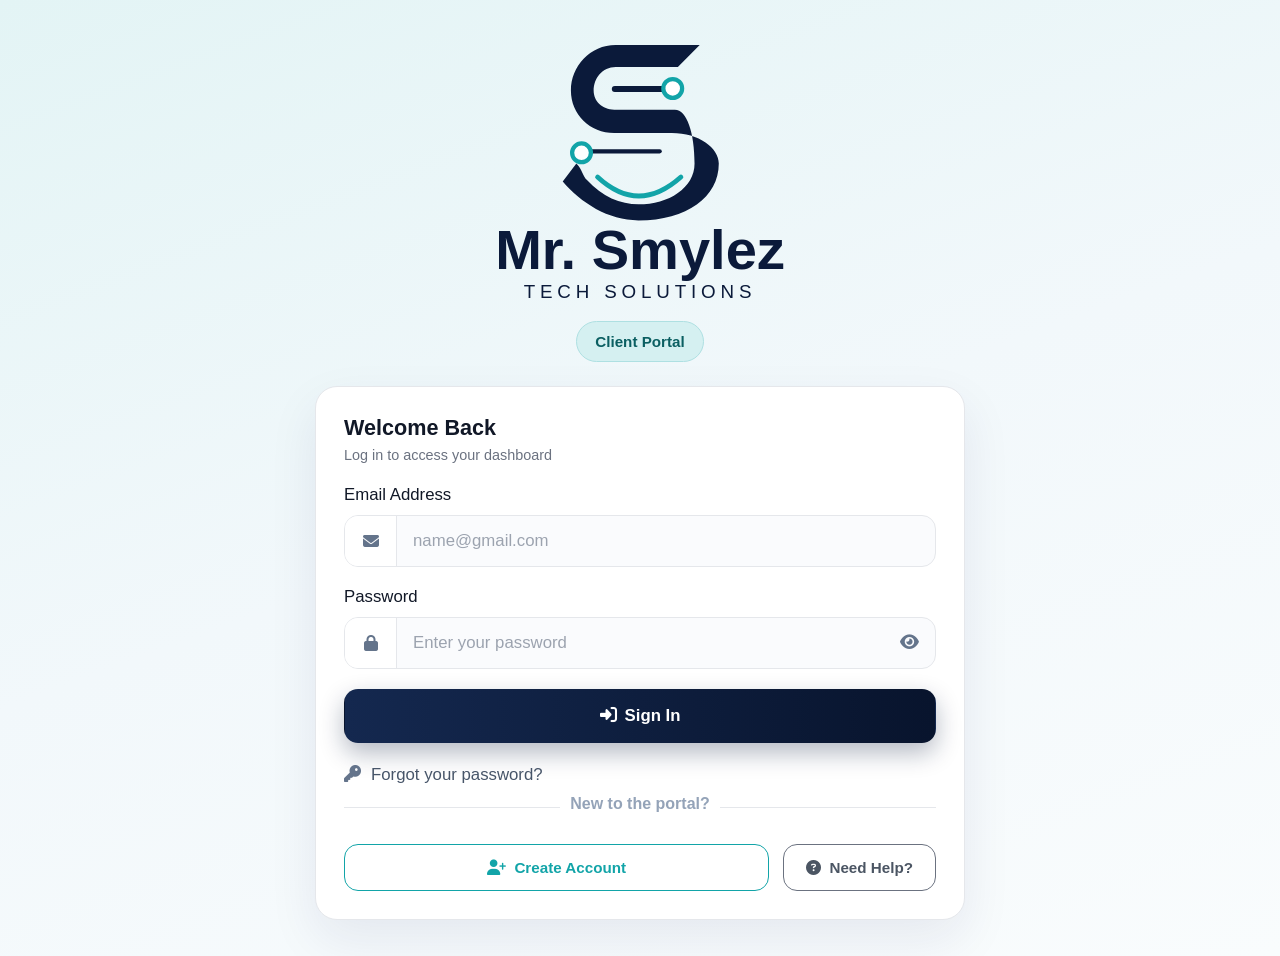
<file: index.html>
<!DOCTYPE html>
<html lang="en">
<head>
  <meta charset="UTF-8">
  <meta name="viewport" content="width=device-width, initial-scale=1.0">
  <title>Login | Mr. Smylez Tech Solutions</title>
  <link rel="stylesheet" href="https://cdnjs.cloudflare.com/ajax/libs/font-awesome/6.5.1/css/all.min.css">
  <link rel="stylesheet" href="style.css">
</head>
<body>

  <header class="brand">
    <div class="logo">
      <img src="logo.svg" alt="Mr. Smylez Tech Solutions logo">
    </div>
    <h1>Mr.SMYLEZ TECH SOLUTIONS</h1>
    <span class="badge">Client Portal</span>
  </header>

  <main class="card">
    <h2>Welcome Back</h2>
    <p class="sub">Log in to access your dashboard</p>

    <form action="#" method="post">
      <div class="field">
        <label for="email">Email Address</label>
        <div class="input-group">
          <span class="icon"><i class="fa-solid fa-envelope"></i></span>
          <input type="email" id="email" name="email" placeholder="name@gmail.com" required>
        </div>
      </div>

      <div class="field">
        <label for="password">Password</label>
        <div class="input-group">
          <span class="icon"><i class="fa-solid fa-lock"></i></span>
          <input type="password" id="password" name="password" placeholder="Enter your password" required>
          <button type="button" class="toggle-eye" id="toggleEye" aria-label="Show password">
            <i class="fa-solid fa-eye"></i>
          </button>
        </div>
      </div>

      <button type="submit" class="btn btn-primary">
        <i class="fa-solid fa-right-to-bracket"></i> Sign In
      </button>
    </form>

    <a href="#" class="forgot"><i class="fa-solid fa-key"></i> Forgot your password?</a>

    <div class="divider"><span>New to the portal?</span></div>

    <div class="actions">
      <!-- This link opens the create account page -->
      <a href="create-account.html" class="btn btn-outline-blue">
        <i class="fa-solid fa-user-plus"></i> Create Account
      </a>
      <a href="#" class="btn btn-outline-gray">
        <i class="fa-solid fa-circle-question"></i> Need Help?
      </a>
    </div>
  </main>

  <!-- Optional: show/hide password -->
  <script>
    const eye = document.getElementById('toggleEye');
    const pw = document.getElementById('password');
    eye.addEventListener('click', () => {
      const show = pw.type === 'password';
      pw.type = show ? 'text' : 'password';
      eye.innerHTML = show
        ? '<i class="fa-solid fa-eye-slash"></i>'
        : '<i class="fa-solid fa-eye"></i>';
    });
  </script>
</body>
</html>
</file>
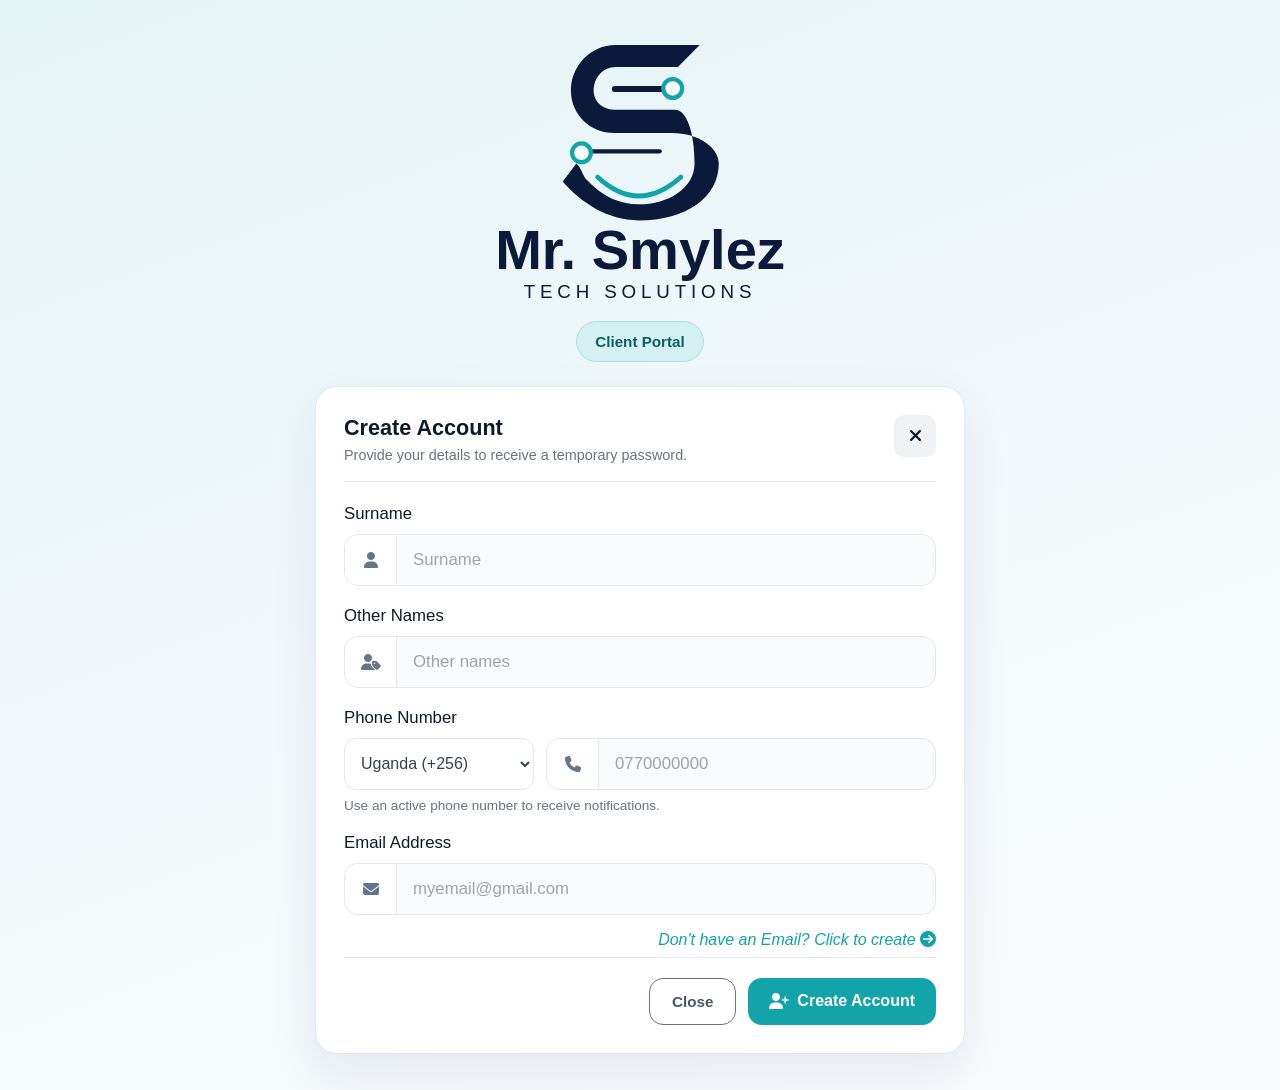
<file: create-account.html>
<!DOCTYPE html>
<html lang="en">
<head>
  <meta charset="UTF-8">
  <meta name="viewport" content="width=device-width, initial-scale=1.0">
  <title>Create Account | Mr. Smylez Tech Solutions</title>
  <link rel="stylesheet" href="https://cdnjs.cloudflare.com/ajax/libs/font-awesome/6.5.1/css/all.min.css">
  <link rel="stylesheet" href="style.css">
</head>
<body>

  <header class="brand">
    <div class="logo">
      <img src="logo.svg" alt="Mr. Smylez Tech Solutions logo">
    </div>
    <h1>Mr. Smylez Tech Solutions</h1>
    <span class="badge">Client Portal</span>
  </header>

  <main class="card">
    <div class="card-head">
      <div>
        <h2>Create Account</h2>
        <p class="sub">Provide your details to receive a temporary password.</p>
      </div>
      <!-- Close button goes back to the login page -->
      <a href="index.html" class="close-btn" aria-label="Close"><i class="fa-solid fa-xmark"></i></a>
    </div>

    <form action="#" method="post">
      <div class="field">
        <label for="surname">Surname</label>
        <div class="input-group">
          <span class="icon"><i class="fa-solid fa-user"></i></span>
          <input type="text" id="surname" name="surname" placeholder="Surname" required>
        </div>
      </div>

      <div class="field">
        <label for="othernames">Other Names</label>
        <div class="input-group">
          <span class="icon"><i class="fa-solid fa-user-tag"></i></span>
          <input type="text" id="othernames" name="othernames" placeholder="Other names" required>
        </div>
      </div>

      <div class="field">
        <label for="phone">Phone Number</label>
        <div class="phone-row">
          <select name="country_code" aria-label="Country code">
            <option value="+256" selected>Uganda (+256)</option>
            <option value="+254">Kenya (+254)</option>
            <option value="+255">Tanzania (+255)</option>
            <option value="+250">Rwanda (+250)</option>
            <option value="+211">South Sudan (+211)</option>
            <option value="+243">DR Congo (+243)</option>
          </select>
          <div class="input-group">
            <span class="icon"><i class="fa-solid fa-phone"></i></span>
            <input type="tel" id="phone" name="phone" placeholder="0770000000" required>
          </div>
        </div>
        <p class="hint">Use an active phone number to receive notifications.</p>
      </div>

      <div class="field">
        <label for="email">Email Address</label>
        <div class="input-group">
          <span class="icon"><i class="fa-solid fa-envelope"></i></span>
          <input type="email" id="email" name="email" placeholder="myemail@gmail.com" required>
        </div>
      </div>

      <p class="link-right">
        <a href="https://accounts.google.com/signup" target="_blank" rel="noopener">
          Don't have an Email? Click to create <i class="fa-solid fa-circle-arrow-right"></i>
        </a>
      </p>

      <div class="card-foot">
        <a href="index.html" class="btn btn-outline-gray">Close</a>
        <button type="submit" class="btn btn-blue">
          <i class="fa-solid fa-user-plus"></i> Create Account
        </button>
      </div>
    </form>
  </main>

</body>
</html>
</file>
<file: style.css>
/*base*/
* { box-sizing: border-box; margin: 0; padding: 0; }

:root {
  --primary: #0b1a3a;      /* navy from logo */
  --primary-dark: #08142d;
  --teal: #12a4a8;         /* teal from logo */
  --teal-dark: #0e8a8d;
  --accent: #12a4a8;
  --text: #111827;
  --muted: #6b7280;
  --border: #e5e7eb;
  --icon: #64748b;
}

body {
  font-family: "Segoe UI", Roboto, Helvetica, Arial, sans-serif;
  color: var(--text);
  min-height: 100vh;
  background: linear-gradient(160deg, #e3f4f5 0%, #f2f8fb 50%, #f9fcfd 100%);
  display: flex;
  flex-direction: column;
  align-items: center;
  padding: 36px 16px;
}

/*Header*/
.brand { text-align: center; max-width: 640px; }

.logo {
  width: 100%;
  max-width: 300px;
  margin: 0 auto 4px;
}
.logo img { width: 100%; height: auto; display: block; }

/* Visually hidden heading (the logo already shows the name) */
.brand h1 {
  position: absolute;
  width: 1px;
  height: 1px;
  overflow: hidden;
  clip: rect(0 0 0 0);
  white-space: nowrap;
}

.badge {
  display: inline-block;
  margin-top: 8px;
  padding: 11px 18px;
  background: #d5f0f1;
  border: 1px solid #aee0e2;
  color: #0b5f62;
  font-weight: 700;
  font-size: 0.95rem;
  border-radius: 999px;
}

/*Card*/
.card {
  width: 100%;
  max-width: 650px;
  margin-top: 24px;
  background: #fff;
  border: 1px solid var(--border);
  border-radius: 22px;
  padding: 28px;
  box-shadow: 0 20px 50px rgba(30, 30, 90, 0.08);
}
.card h2 { font-size: 1.35rem; font-weight: 800; }
.card .sub { font-size: 0.9rem; color: var(--muted); margin-top: 6px; margin-bottom: 22px; }

/*Form*/
.field { margin-bottom: 20px; }
.field label { display: block; font-size: 1.05rem; font-weight: 500; margin-bottom: 10px; }

.input-group {
  display: flex;
  align-items: center;
  border: 1px solid var(--border);
  border-radius: 14px;
  background: #fafbfd;
  overflow: hidden;
  transition: border-color .2s, box-shadow .2s;
}
.input-group:focus-within {
  border-color: var(--primary);
  box-shadow: 0 0 0 3px rgba(18, 164, 168, 0.2);
}
.input-group .icon {
  width: 52px;
  align-self: stretch;
  display: flex;
  align-items: center;
  justify-content: center;
  color: var(--icon);
  background: #fff;
  border-right: 1px solid var(--border);
}
.input-group input {
  flex: 1;
  border: none;
  outline: none;
  background: transparent;
  padding: 15px 16px;
  font-size: 1.05rem;
  color: var(--text);
  min-width: 0;
}
.input-group input::placeholder { color: #9ca3af; }

.toggle-eye {
  background: none;
  border: none;
  color: var(--icon);
  padding: 0 16px;
  cursor: pointer;
  font-size: 1.05rem;
}

.hint { font-size: 0.85rem; color: var(--muted); margin-top: 8px; }

/* Phone row */
.phone-row { display: flex; gap: 12px; }
.phone-row select {
  border: 1px solid var(--border);
  border-radius: 12px;
  background: #fff;
  padding: 0 12px;
  font-size: 1rem;
  color: #374151;
  min-width: 165px;
}
.phone-row .input-group { flex: 1; }

/*Buttons*/
.btn {
  display: flex;
  align-items: center;
  justify-content: center;
  gap: 8px;
  width: 100%;
  padding: 16px;
  border: 1px solid transparent;
  border-radius: 14px;
  font-size: 1.05rem;
  font-weight: 700;
  cursor: pointer;
  text-decoration: none;
  transition: transform .1s, box-shadow .2s, background .2s;
}
.btn:active { transform: translateY(1px); }

.btn-primary {
  color: #fff;
  background: linear-gradient(90deg, #14284f, var(--primary-dark));
  box-shadow: 0 10px 24px rgba(11, 26, 58, 0.3);
}
.btn-primary:hover { box-shadow: 0 12px 28px rgba(11, 26, 58, 0.42); }

.btn-blue {
  width: auto;
  padding: 12px 20px;
  color: #fff;
  background: var(--accent);
  font-size: 1rem;
}
.btn-blue:hover { background: var(--teal-dark); }

.btn-outline-blue {
  color: var(--accent);
  background: #fff;
  border-color: var(--accent);
  font-size: 0.95rem;
  padding: 14px;
}
.btn-outline-blue:hover { background: #effafa; }

.btn-outline-gray {
  color: #4b5563;
  background: #fff;
  border-color: #6b7280;
  font-size: 0.95rem;
  padding: 14px 22px;
  width: auto;
}
.btn-outline-gray:hover { background: #f3f4f6; }

/*Login extras*/
.forgot {
  display: inline-flex;
  align-items: center;
  gap: 10px;
  margin-top: 22px;
  color: #475569;
  text-decoration: none;
  font-size: 1.05rem;
}
.forgot i { color: var(--icon); }
.forgot:hover { color: var(--primary); }

.divider {
  position: relative;
  text-align: center;
  margin: 22px 0 18px;
  border-top: 1px solid var(--border);
}
.divider span {
  position: relative;
  top: -0.8em;
  background: #fff;
  padding: 0 10px;
  color: #94a3b8;
  font-weight: 700;
}

.actions { display: flex; gap: 14px; }
.actions .btn-outline-blue { flex: 1; }

/*Create account page */
.card-head {
  display: flex;
  justify-content: space-between;
  align-items: flex-start;
  padding-bottom: 18px;
  margin-bottom: 22px;
  border-bottom: 1px solid var(--border);
}
.card-head .sub { margin-bottom: 0; }

.close-btn {
  width: 42px;
  height: 42px;
  display: flex;
  align-items: center;
  justify-content: center;
  border-radius: 10px;
  background: #f1f2f4;
  color: var(--text);
  text-decoration: none;
  font-size: 1.1rem;
}
.close-btn:hover { background: #e5e7eb; }

.link-right { text-align: right; margin-top: -4px; margin-bottom: 8px; }
.link-right a { color: var(--accent); font-style: italic; text-decoration: none; }
.link-right a:hover { text-decoration: underline; }

.card-foot {
  display: flex;
  justify-content: flex-end;
  gap: 12px;
  padding-top: 20px;
  margin-top: 8px;
  border-top: 1px solid var(--border);
}

/*Responsive style*/
@media (max-width: 520px) {
  .logo { max-width: 240px; }
  .card { padding: 20px; }
  .phone-row { flex-direction: column; }
  .phone-row select { padding: 14px 12px; }
  .actions { flex-direction: column; }
  .btn-outline-gray { width: 100%; }
}
</file>
